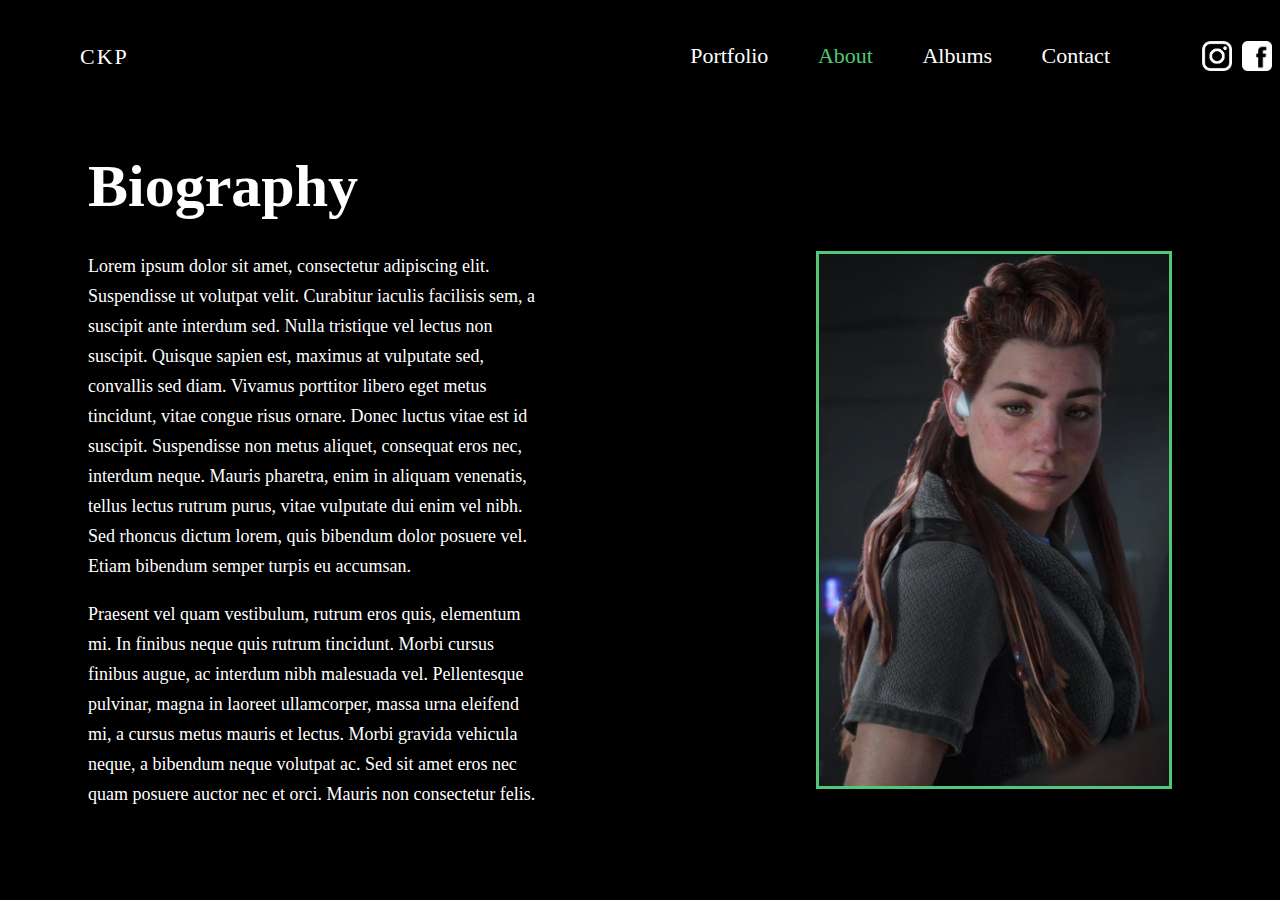
<file: about.html>
<!DOCTYPE html>
<html lang="en">
<head>
  <meta charset="UTF-8">
  <meta http-equiv="X-UA-Compatible" content="IE=edge">
  <meta name="viewport" content="width=device-width, initial-scale=1.0">
  <title>About CDK</title>
  <link rel="stylesheet" href="styles/main.css">
</head>

<body id="body-about">
  <div class="navbar">
    <div class="company-logo">
        <a href="index.html" class="selected-tab">
            CKP
        </a>
    </div>
    <div class="navbar-tabs">  
        <a href="portfolio.html">Portfolio</a>
        <a href="about.html" id="active-tab-color">About</a>
        <a href="albums.html">Albums</a>
        <a href="contact.html">Contact</a>
    </div>

    <div class="socials-icons">
        <img class="socials" src="styles/images/facebook.png" alt="facebook icon">
        <img class="socials" src="styles/images/instagram.png" alt="instagram icon"> 
    </div>
</div>

  <img class="about-img" src="styles/images/aloy.png" alt="Aloy">

  <div class="biography">
    <h1>Biography</h1>

    <p class="bio-text">
      Lorem ipsum dolor sit amet, consectetur adipiscing elit. Suspendisse ut volutpat velit. Curabitur iaculis facilisis sem, a suscipit ante interdum sed. Nulla tristique vel lectus non suscipit. Quisque sapien est, maximus at vulputate sed, convallis sed diam. Vivamus porttitor libero eget metus tincidunt, vitae congue risus ornare. Donec luctus vitae est id suscipit. Suspendisse non metus aliquet, consequat eros nec, interdum neque. Mauris pharetra, enim in aliquam venenatis, tellus lectus rutrum purus, vitae vulputate dui enim vel nibh. Sed rhoncus dictum lorem, quis bibendum dolor posuere vel. Etiam bibendum semper turpis eu accumsan.
    </p>

    <p class="bio-text">
      Praesent vel quam vestibulum, rutrum eros quis, elementum mi. In finibus neque quis rutrum tincidunt. Morbi cursus finibus augue, ac interdum nibh malesuada vel. Pellentesque pulvinar, magna in laoreet ullamcorper, massa urna eleifend mi, a cursus metus mauris et lectus. Morbi gravida vehicula neque, a bibendum neque volutpat ac. Sed sit amet eros nec quam posuere auctor nec et orci. Mauris non consectetur felis.
    </p>
  </div>
  
</body>
</html>
</file>
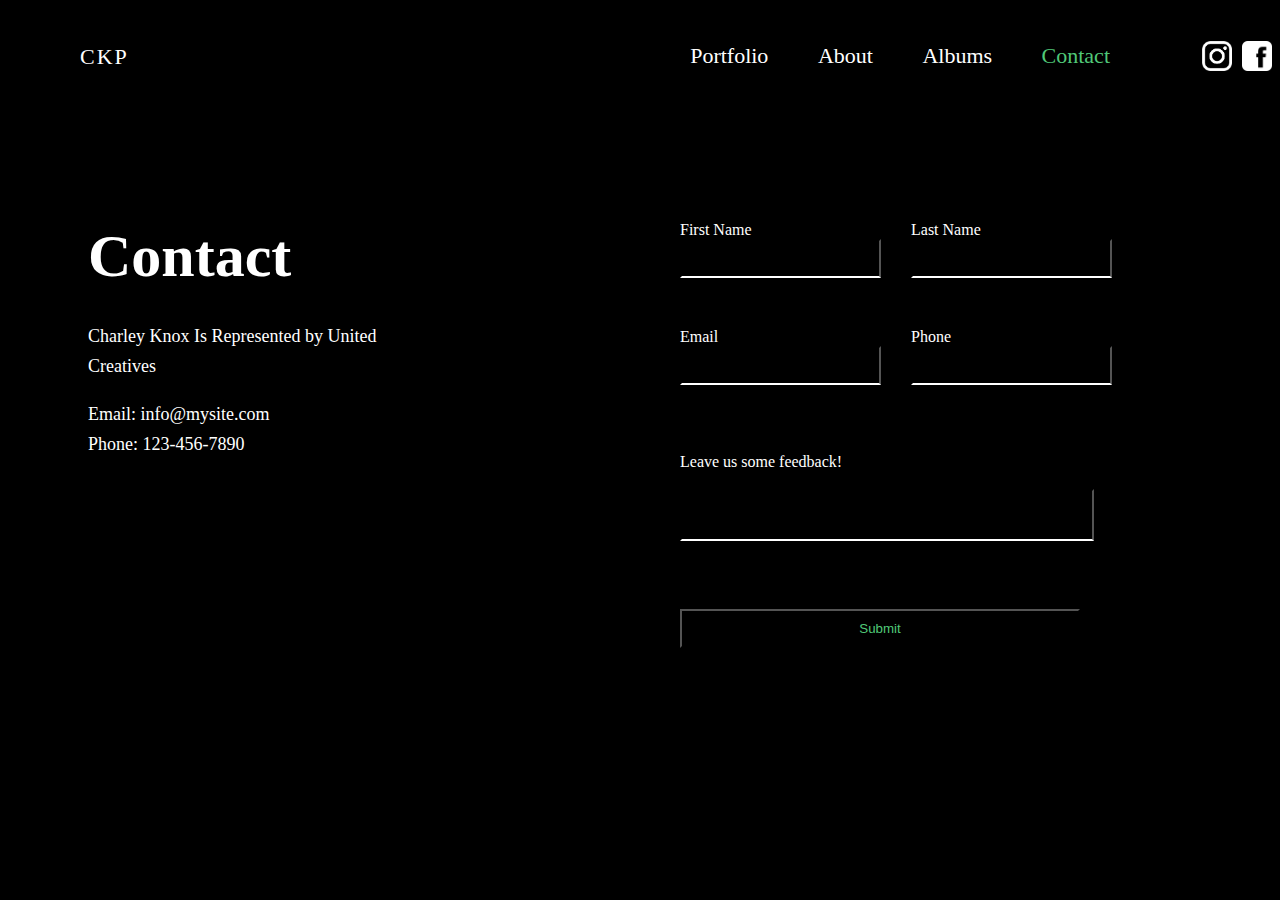
<file: contact.html>
<!DOCTYPE html>
<html lang="en">
<head>
  <meta charset="UTF-8">
  <meta http-equiv="X-UA-Compatible" content="IE=edge">
  <meta name="viewport" content="width=device-width, initial-scale=1.0">
  <title>Contact</title>
  <link rel="stylesheet" href="styles/main.css">
</head>

<body id="body-contact">
  <div class="navbar">
    <div class="company-logo">
        <a href="index.html" class="selected-tab">
            CKP
        </a>
    </div>
    <div class="navbar-tabs">  
        <a href="portfolio.html">Portfolio</a>
        <a href="about.html">About</a>
        <a href="albums.html">Albums</a>
        <a href="contact.html" id="active-tab-color">Contact</a>
    </div>

    <div class="socials-icons">
        <img class="socials" src="styles/images/facebook.png" alt="facebook icon">
        <img class="socials" src="styles/images/instagram.png" alt="instagram icon"> 
    </div>
</div>

  <div class="contact-form">
    <form action="#">
      <div style="float:left;margin-right:20px;">
        <label for="fname">First Name</label> 
        <input type="text" id="fname" name="fname"> 
      </div>

      <div style="float:left;">
        <label for="lname">Last Name</label> 
        <input type="text" id="lname" name="lname">
      </div>

      <br>

      <div style="float:left;margin-right:20px;">
        <label for="email">Email</label>
        <input type="text" id="email" name="email"> 
      </div>

      <div style="float:left;">
        <label for="phone-num">Phone</label>
        <input type="number" id="phone-num" name="phone-num"> <br>
      </div>
      <div class="feedback-input">
        <label for="feedback">Leave us some feedback&#33;</label> <br>
        <input type="text" id="feedback" name="feedback"> <br>
      </div>

      <button>Submit</button>
    </form>
  </div>
  
  <div class="contact-info">
    <h1>Contact</h1>
    <p>
      Charley Knox Is Represented by United Creatives
    </p>
    <p>
      Email&#58; info&#64;mysite&#46;com <br> Phone: 123&#45;456&#45;7890
    </p>
  </div>

</body>
</html>
</file>
<file: styles/main.css>
:root {
  --primary-color: rgb(80, 200, 120);
}

/* Home page */
#body-main {
  background: url(images/girl.jpg) no-repeat center center fixed;
  background-size: cover;
  font-style: Roboto;
  color: white;
}

/* About and Contact pages */
#body-about, #body-contact {
  background-color: black;
  font-style: Roboto;
  color: white;
}

a {
  font-size: 22px;
  text-align: center;
  margin: 0 1em;
  transition: color 0.25s;
  text-decoration: none;
  color: white;
}

a:visited {
  color: white;
}

a:hover {
  cursor: pointer;
  color: var(--primary-color);
}

h1 {
  font-size: 60px;
  margin: 100px 0 50px;
  transition: color 0.25s;
  width: 250px;
}

h1:hover {
  cursor: pointer;
  color: var(--primary-color);
}

.navbar {
  margin-top: 40px;
  display: flex;
  flex-direction: row;
  justify-content: space-between;
  align-items: center;
}

.company-logo {
  font-size: 27px;
  text-decoration: none;
  color: white;
  margin-left: 50px;
  letter-spacing: 2px;
}

.company-logo:hover {
  cursor: pointer;
}

.navbar-tabs {
  width: 470px;
  font-size: 22px;
  text-align: right;
  transition: color 0.25s;
  text-decoration: none;
  flex: 1;
  margin-right: 60px;
}

.navbar-tabs:hover {
  cursor: pointer;
  color: var(--primary-color);
}

#active-tab-color {
  color: var(--primary-color);
}

.socials {
  width: 30px;
  float: right;
  margin-left: 10px;
}

.socials:hover {
  cursor: pointer;
}

.main-text {
  margin: 8em;
  display: inline-block;
}

.author {
  font-size: 60px;
  transition: color 0.5s;
  margin-top: 0;
  margin-bottom: 10px;
}

.author:hover {
  color: var(--primary-color);
  cursor: pointer;
}

.subtext {
  font-size: 22px;
  letter-spacing: 8px;
  text-align: center;
}

.biography {
  font-size: 18px;
  margin-top: 30px;
  margin-left: 80px;
  margin-right: 0;
  line-height: 30px;
  width: 450px;
}

.about-img {
  width: 350px;
  float: right;
  margin: 180px 100px 0 50px;
  border: solid;
  border-color: var(--primary-color);
}

.contact-info {
  width: 300px;
}

.contact-info {
  font-size: 16px;
  font-size: 18px;
  margin-left: 80px;
  margin-right: 0;
  line-height: 30px;
  margin-top: 170px;
  width: 300px;
}

.contact-form {
  float: right;
  margin-top: 150px;
  margin-right: 150px;
}

input {
  padding: 10px;
  margin-right: 10px;
  margin-bottom: 50px;
  background-color: black;
  border-color: black;
  border-bottom-color: white;
  color: white;
  transition: border-color 0.25s;
  display: block;
}

label {
  display: block;
}

input:hover {
  border-color: white;
}

.feedback-input input {
  padding: 10px 5px;
  line-height: 28px;
  width: 400px;
}

button {
  width: 400px;
  color: var(--primary-color);
  border-color: black;
  background-color: black;
  padding: 10px;
  cursor: pointer;
  transition: border-color 0.25s;
}

button:hover {
  border-color: var(--primary-color);
}/*# sourceMappingURL=main.css.map */
</file>
